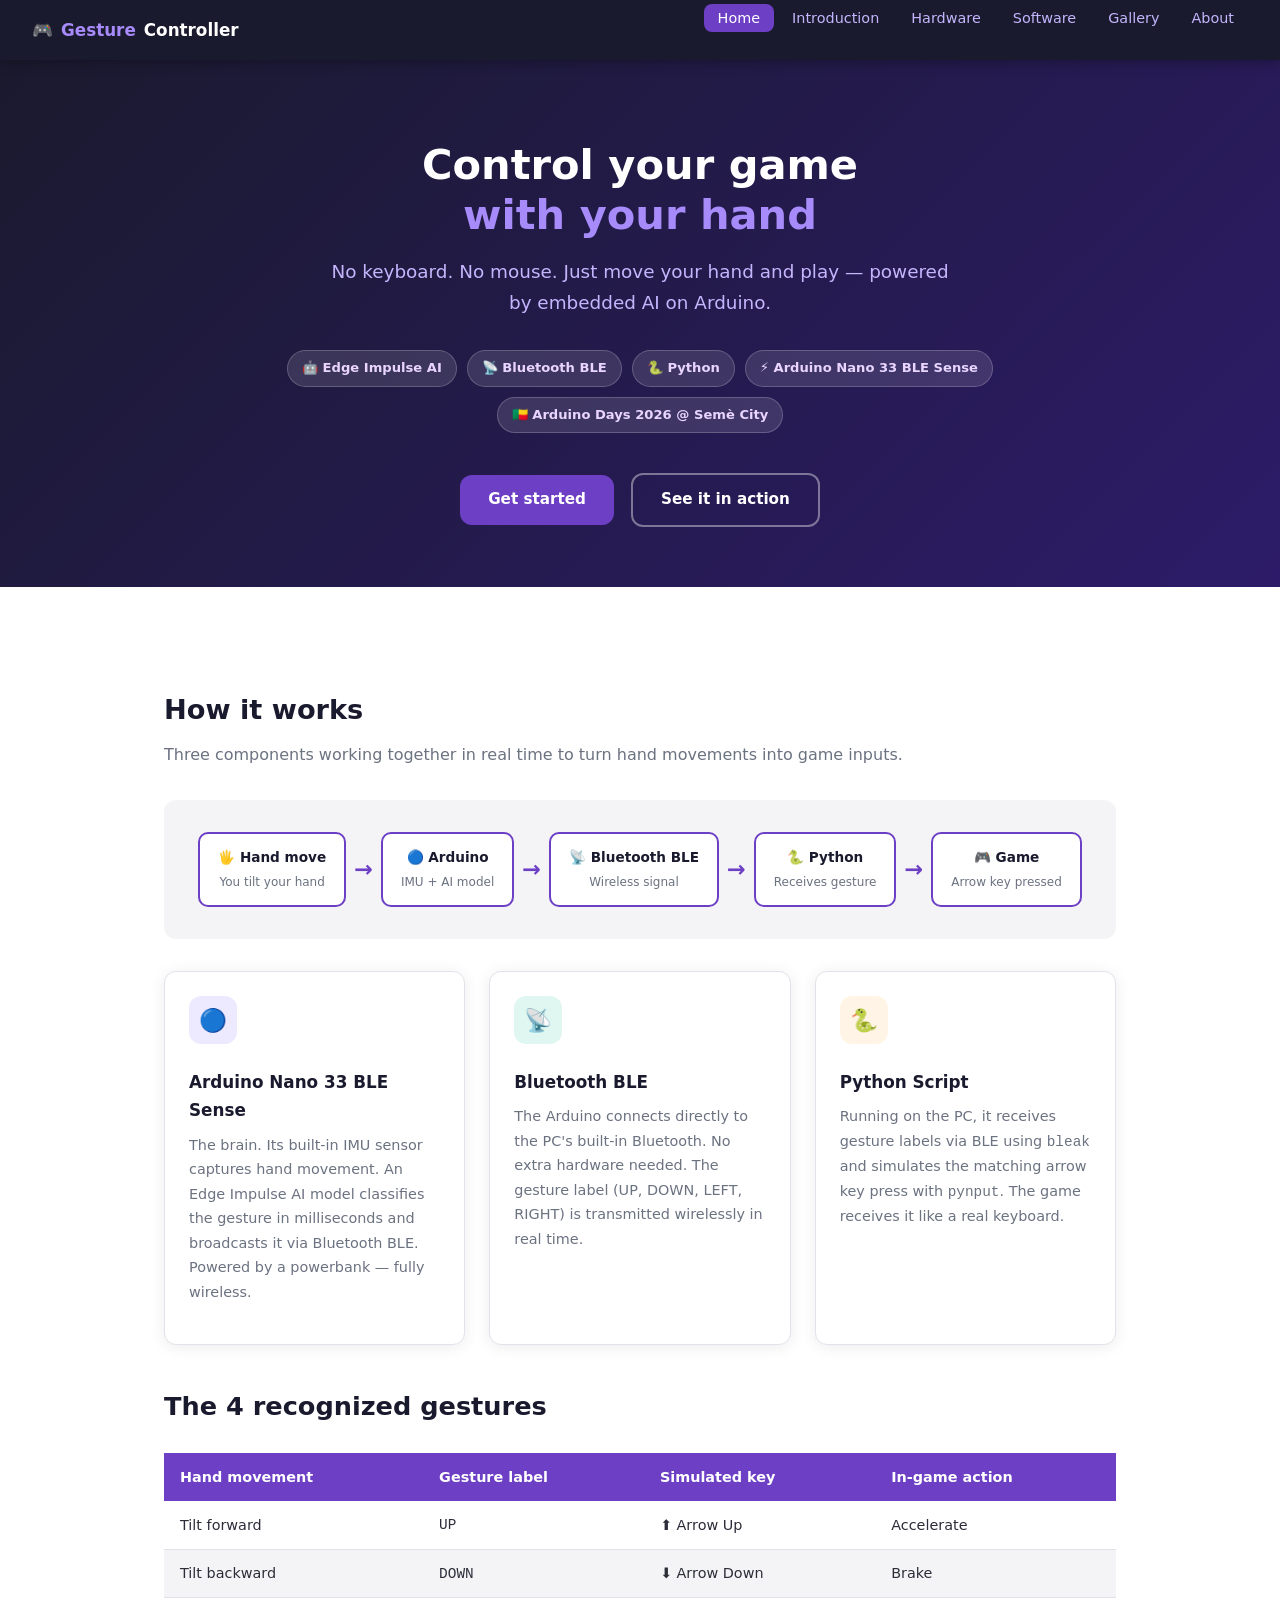
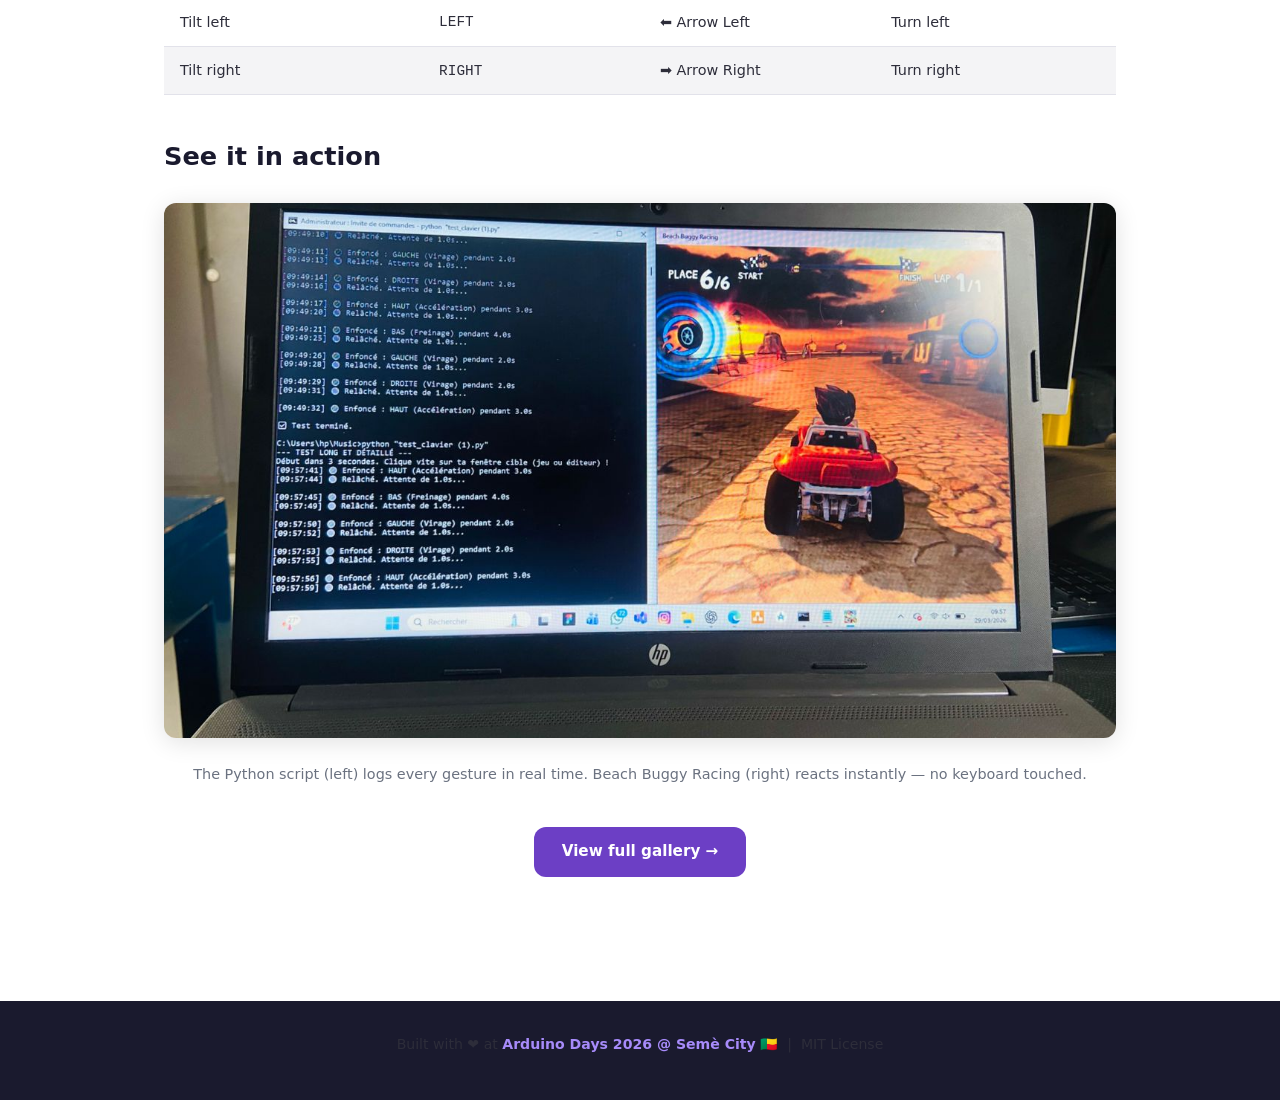
<file: index.html>
<!DOCTYPE html>
<html lang="en">
<head>
  <meta charset="UTF-8"/>
  <meta name="viewport" content="width=device-width, initial-scale=1.0"/>
  <title>Gesture Game Controller — Arduino Days 2026</title>
  <link rel="stylesheet" href="assets/css/style.css"/>
</head>
<body>

<nav>
  <a class="nav-brand" href="index.html">🎮 <span>Gesture</span>Controller</a>
  <button class="hamburger" aria-label="Menu">
    <span></span><span></span><span></span>
  </button>
  <ul class="nav-links">
    <li><a href="index.html">Home</a></li>
    <li><a href="introduction.html">Introduction</a></li>
    <li><a href="hardware.html">Hardware</a></li>
    <li><a href="software.html">Software</a></li>
    <li><a href="gallery.html">Gallery</a></li>
    <li><a href="about.html">About</a></li>
  </ul>
</nav>

<!-- HERO -->
<section class="hero">
  <div class="container">
    <h1>Control your game<br><span>with your hand</span></h1>
    <p>No keyboard. No mouse. Just move your hand and play — powered by embedded AI on Arduino.</p>
    <div class="hero-badges">
      <span class="badge">🤖 Edge Impulse AI</span>
      <span class="badge">📡 Bluetooth BLE</span>
      <span class="badge">🐍 Python</span>
      <span class="badge">⚡ Arduino Nano 33 BLE Sense</span>
      <span class="badge">🇧🇯 Arduino Days 2026 @ Semè City</span>
    </div>
    <a class="btn btn-primary" href="introduction.html">Get started</a>
    <a class="btn btn-outline" href="gallery.html">See it in action</a>
  </div>
</section>

<!-- HOW IT WORKS -->
<section class="page-content">
  <div class="container">

    <h2 class="section-title">How it works</h2>
    <p class="section-sub">Three components working together in real time to turn hand movements into game inputs.</p>

    <div class="pipeline">
      <div class="pipe-step">🖐️ Hand move<small>You tilt your hand</small></div>
      <div class="pipe-arrow">→</div>
      <div class="pipe-step">🔵 Arduino<small>IMU + AI model</small></div>
      <div class="pipe-arrow">→</div>
      <div class="pipe-step">📡 Bluetooth BLE<small>Wireless signal</small></div>
      <div class="pipe-arrow">→</div>
      <div class="pipe-step">🐍 Python<small>Receives gesture</small></div>
      <div class="pipe-arrow">→</div>
      <div class="pipe-step">🎮 Game<small>Arrow key pressed</small></div>
    </div>

    <!-- 3 CARDS -->
    <div class="cards">
      <div class="card">
        <div class="card-icon purple">🔵</div>
        <h3>Arduino Nano 33 BLE Sense</h3>
        <p>The brain. Its built-in IMU sensor captures hand movement. An Edge Impulse AI model classifies the gesture in milliseconds and broadcasts it via Bluetooth BLE. Powered by a powerbank — fully wireless.</p>
      </div>
      <div class="card">
        <div class="card-icon teal">📡</div>
        <h3>Bluetooth BLE</h3>
        <p>The Arduino connects directly to the PC's built-in Bluetooth. No extra hardware needed. The gesture label (UP, DOWN, LEFT, RIGHT) is transmitted wirelessly in real time.</p>
      </div>
      <div class="card">
        <div class="card-icon orange">🐍</div>
        <h3>Python Script</h3>
        <p>Running on the PC, it receives gesture labels via BLE using <code>bleak</code> and simulates the matching arrow key press with <code>pynput</code>. The game receives it like a real keyboard.</p>
      </div>
    </div>

    <!-- GESTURE TABLE -->
    <h2>The 4 recognized gestures</h2>
    <table>
      <thead>
        <tr><th>Hand movement</th><th>Gesture label</th><th>Simulated key</th><th>In-game action</th></tr>
      </thead>
      <tbody>
        <tr><td>Tilt forward</td><td><code>UP</code></td><td>⬆ Arrow Up</td><td>Accelerate</td></tr>
        <tr><td>Tilt backward</td><td><code>DOWN</code></td><td>⬇ Arrow Down</td><td>Brake</td></tr>
        <tr><td>Tilt left</td><td><code>LEFT</code></td><td>⬅ Arrow Left</td><td>Turn left</td></tr>
        <tr><td>Tilt right</td><td><code>RIGHT</code></td><td>➡ Arrow Right</td><td>Turn right</td></tr>
      </tbody>
    </table>

    <!-- DEMO PHOTO -->
    <h2>See it in action</h2>
    <div style="border-radius:12px;overflow:hidden;box-shadow:0 4px 24px rgba(0,0,0,0.12);margin:1.5rem 0;">
      <img src="images/demo-1.jpg" alt="Gesture Game Controller controlling Beach Buggy Racing" style="width:100%;display:block;"/>
    </div>
    <p style="color:#6b7280;font-size:0.9rem;text-align:center;">The Python script (left) logs every gesture in real time. Beach Buggy Racing (right) reacts instantly — no keyboard touched.</p>

    <div style="text-align:center;margin-top:2.5rem;">
      <a class="btn btn-primary" href="gallery.html">View full gallery →</a>
    </div>

  </div>
</section>

<footer>
  <p>Built with ❤️ at <strong>Arduino Days 2026 @ Semè City</strong> 🇧🇯 &nbsp;|&nbsp; MIT License</p>
</footer>

<script src="assets/js/main.js"></script>
</body>
</html>
</file>
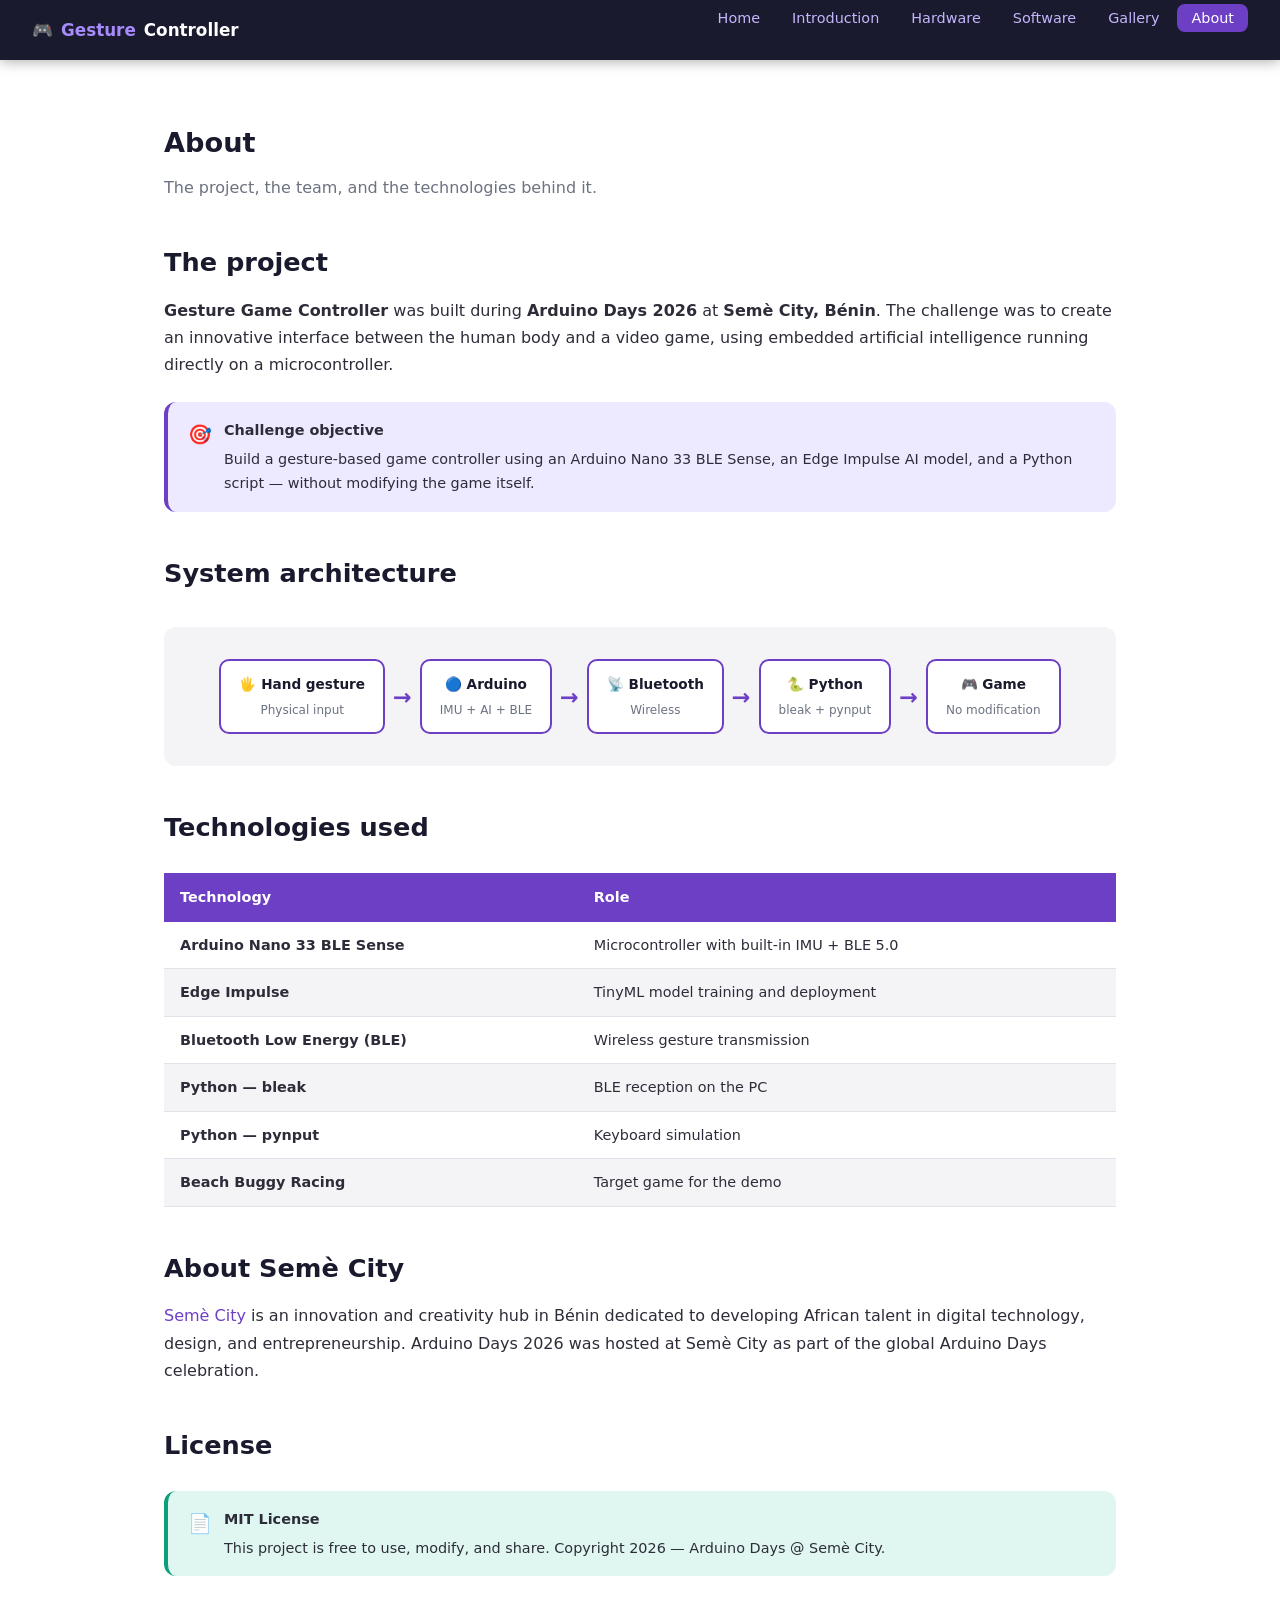
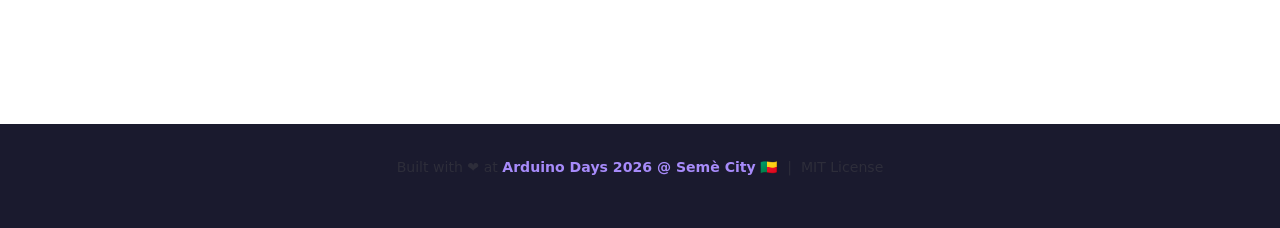
<file: about.html>
<!DOCTYPE html>
<html lang="en">
<head>
  <meta charset="UTF-8"/>
  <meta name="viewport" content="width=device-width, initial-scale=1.0"/>
  <title>About — Gesture Game Controller</title>
  <link rel="stylesheet" href="assets/css/style.css"/>
</head>
<body>

<nav>
  <a class="nav-brand" href="index.html">🎮 <span>Gesture</span>Controller</a>
  <button class="hamburger"><span></span><span></span><span></span></button>
  <ul class="nav-links">
    <li><a href="index.html">Home</a></li>
    <li><a href="introduction.html">Introduction</a></li>
    <li><a href="hardware.html">Hardware</a></li>
    <li><a href="software.html">Software</a></li>
    <li><a href="gallery.html">Gallery</a></li>
    <li><a href="about.html">About</a></li>
  </ul>
</nav>

<section class="page-content">
  <div class="container">

    <h1 class="section-title">About</h1>
    <p class="section-sub">The project, the team, and the technologies behind it.</p>

    <h2>The project</h2>
    <p><strong>Gesture Game Controller</strong> was built during <strong>Arduino Days 2026</strong> at <strong>Semè City, Bénin</strong>. The challenge was to create an innovative interface between the human body and a video game, using embedded artificial intelligence running directly on a microcontroller.</p>

    <div class="callout tip">
      <div class="callout-icon">🎯</div>
      <div class="callout-body">
        <strong>Challenge objective</strong>
        <p>Build a gesture-based game controller using an Arduino Nano 33 BLE Sense, an Edge Impulse AI model, and a Python script — without modifying the game itself.</p>
      </div>
    </div>

    <h2>System architecture</h2>
    <div class="pipeline">
      <div class="pipe-step">🖐️ Hand gesture<small>Physical input</small></div>
      <div class="pipe-arrow">→</div>
      <div class="pipe-step">🔵 Arduino<small>IMU + AI + BLE</small></div>
      <div class="pipe-arrow">→</div>
      <div class="pipe-step">📡 Bluetooth<small>Wireless</small></div>
      <div class="pipe-arrow">→</div>
      <div class="pipe-step">🐍 Python<small>bleak + pynput</small></div>
      <div class="pipe-arrow">→</div>
      <div class="pipe-step">🎮 Game<small>No modification</small></div>
    </div>

    <h2>Technologies used</h2>
    <table>
      <thead><tr><th>Technology</th><th>Role</th></tr></thead>
      <tbody>
        <tr><td><strong>Arduino Nano 33 BLE Sense</strong></td><td>Microcontroller with built-in IMU + BLE 5.0</td></tr>
        <tr><td><strong>Edge Impulse</strong></td><td>TinyML model training and deployment</td></tr>
        <tr><td><strong>Bluetooth Low Energy (BLE)</strong></td><td>Wireless gesture transmission</td></tr>
        <tr><td><strong>Python — bleak</strong></td><td>BLE reception on the PC</td></tr>
        <tr><td><strong>Python — pynput</strong></td><td>Keyboard simulation</td></tr>
        <tr><td><strong>Beach Buggy Racing</strong></td><td>Target game for the demo</td></tr>
      </tbody>
    </table>

    <h2>About Semè City</h2>
    <p><a href="https://semecity.bj" target="_blank">Semè City</a> is an innovation and creativity hub in Bénin dedicated to developing African talent in digital technology, design, and entrepreneurship. Arduino Days 2026 was hosted at Semè City as part of the global Arduino Days celebration.</p>

    <h2>License</h2>
    <div class="callout success">
      <div class="callout-icon">📄</div>
      <div class="callout-body">
        <strong>MIT License</strong>
        <p>This project is free to use, modify, and share. Copyright 2026 — Arduino Days @ Semè City.</p>
      </div>
    </div>

  </div>
</section>

<footer>
  <p>Built with ❤️ at <strong>Arduino Days 2026 @ Semè City</strong> 🇧🇯 &nbsp;|&nbsp; MIT License</p>
</footer>
<script src="assets/js/main.js"></script>
</body>
</html>
</file>
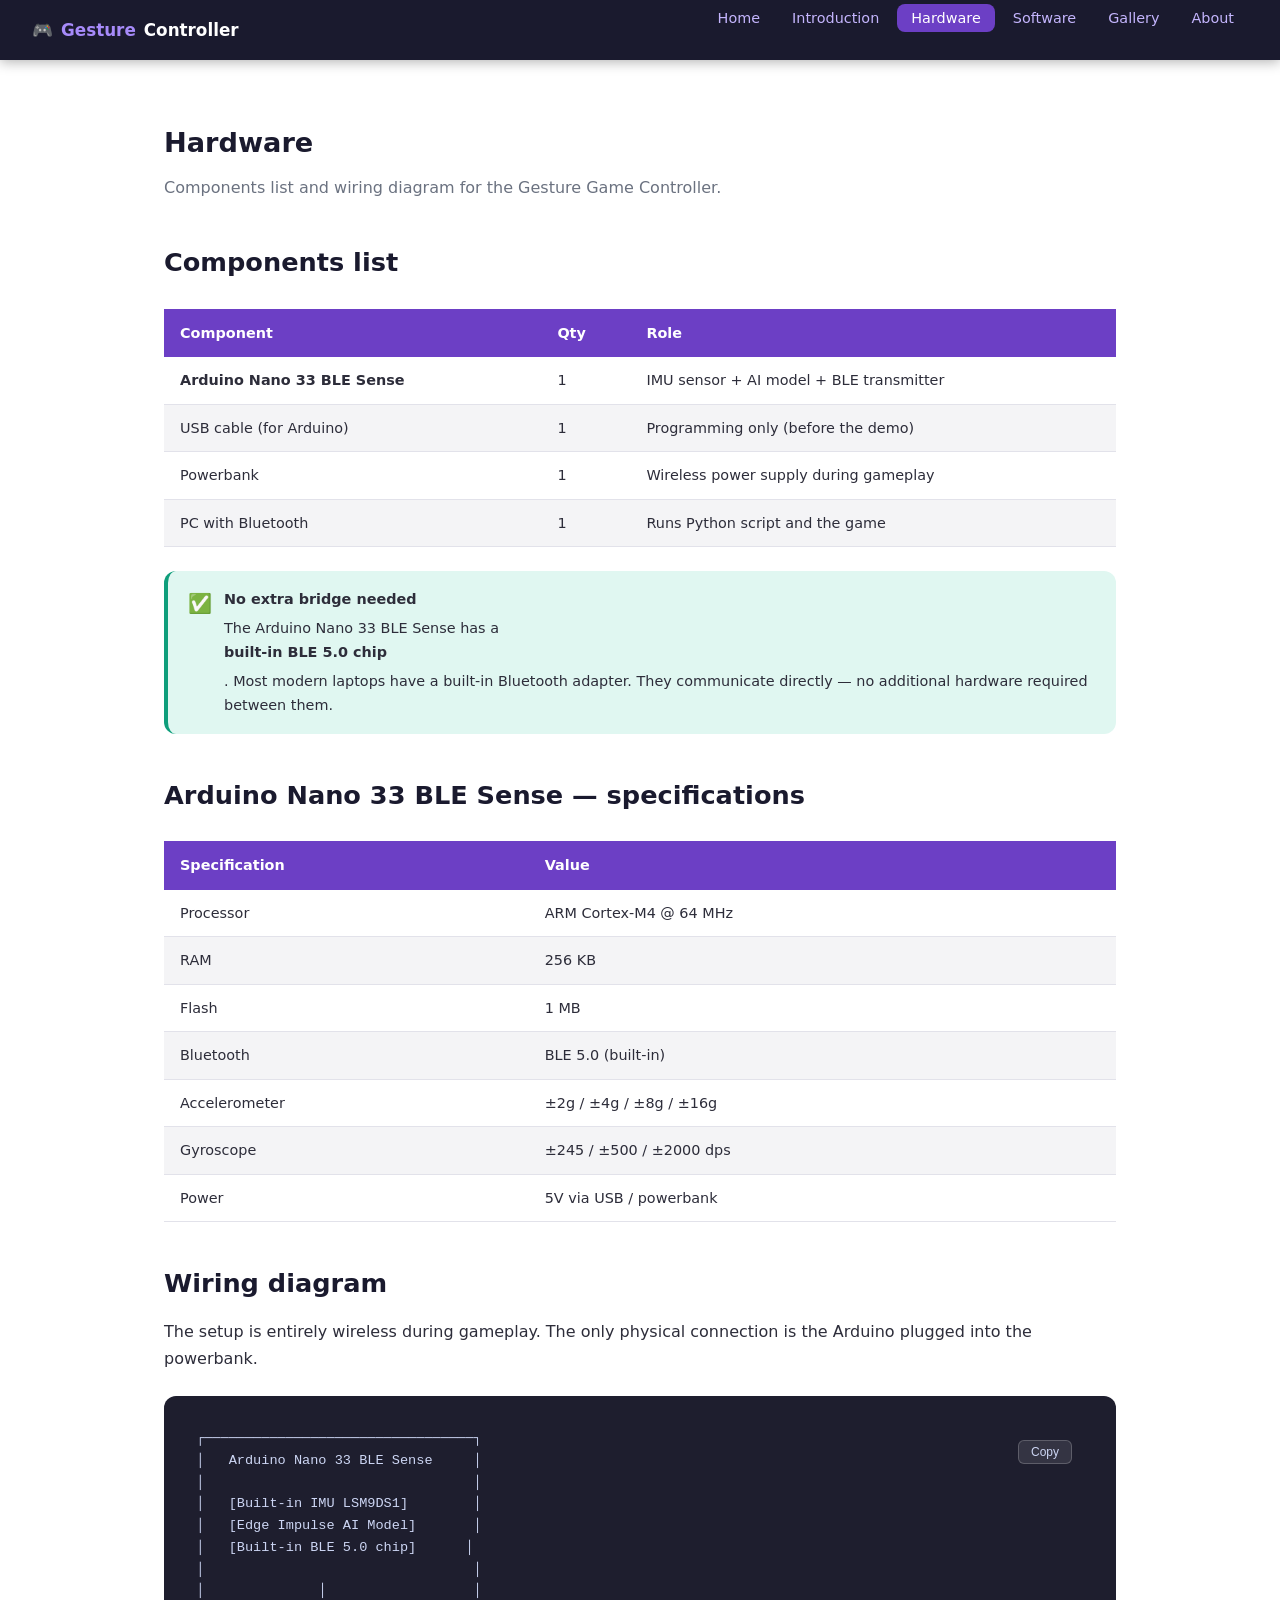
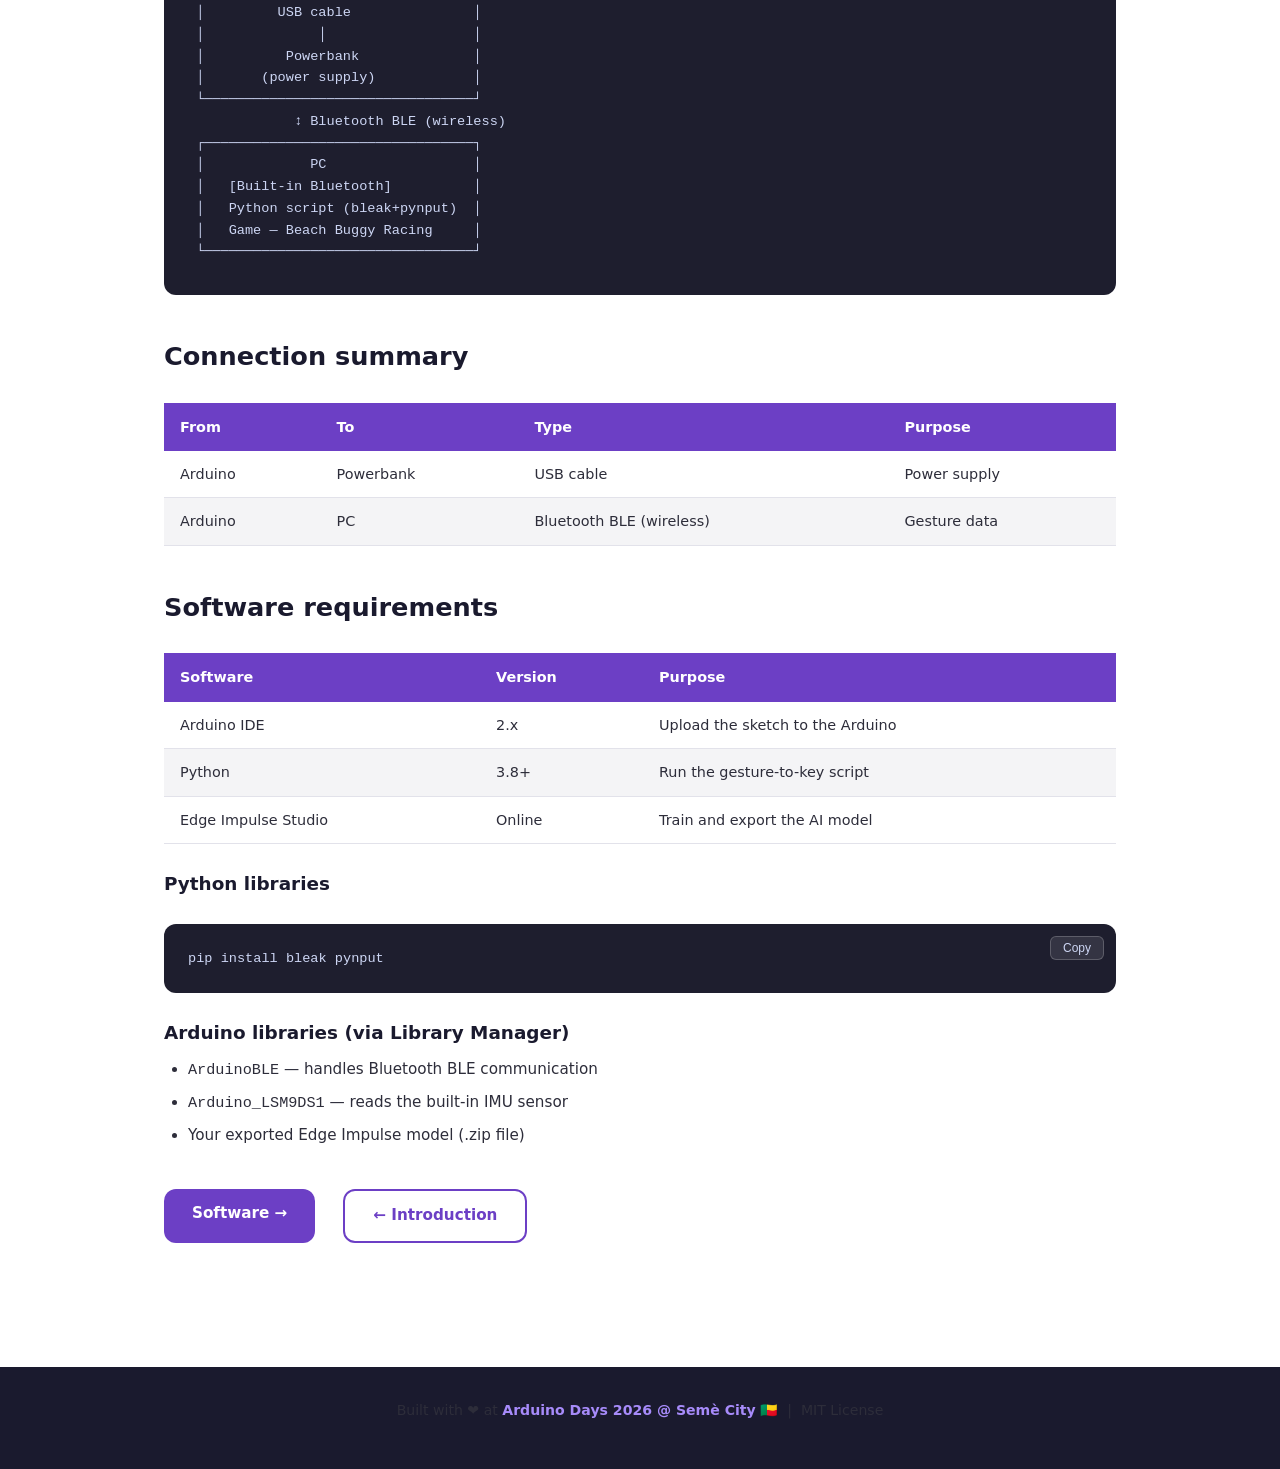
<file: hardware.html>
<!DOCTYPE html>
<html lang="en">
<head>
  <meta charset="UTF-8"/>
  <meta name="viewport" content="width=device-width, initial-scale=1.0"/>
  <title>Hardware — Gesture Game Controller</title>
  <link rel="stylesheet" href="assets/css/style.css"/>
</head>
<body>

<nav>
  <a class="nav-brand" href="index.html">🎮 <span>Gesture</span>Controller</a>
  <button class="hamburger"><span></span><span></span><span></span></button>
  <ul class="nav-links">
    <li><a href="index.html">Home</a></li>
    <li><a href="introduction.html">Introduction</a></li>
    <li><a href="hardware.html">Hardware</a></li>
    <li><a href="software.html">Software</a></li>
    <li><a href="gallery.html">Gallery</a></li>
    <li><a href="about.html">About</a></li>
  </ul>
</nav>

<section class="page-content">
  <div class="container">

    <h1 class="section-title">Hardware</h1>
    <p class="section-sub">Components list and wiring diagram for the Gesture Game Controller.</p>

    <h2>Components list</h2>

    <table>
      <thead>
        <tr><th>Component</th><th>Qty</th><th>Role</th></tr>
      </thead>
      <tbody>
        <tr><td><strong>Arduino Nano 33 BLE Sense</strong></td><td>1</td><td>IMU sensor + AI model + BLE transmitter</td></tr>
        <tr><td>USB cable (for Arduino)</td><td>1</td><td>Programming only (before the demo)</td></tr>
        <tr><td>Powerbank</td><td>1</td><td>Wireless power supply during gameplay</td></tr>
        <tr><td>PC with Bluetooth</td><td>1</td><td>Runs Python script and the game</td></tr>
      </tbody>
    </table>

    <div class="callout success">
      <div class="callout-icon">✅</div>
      <div class="callout-body">
        <strong>No extra bridge needed</strong>
        <p>The Arduino Nano 33 BLE Sense has a <strong>built-in BLE 5.0 chip</strong>. Most modern laptops have a built-in Bluetooth adapter. They communicate directly — no additional hardware required between them.</p>
      </div>
    </div>

    <h2>Arduino Nano 33 BLE Sense — specifications</h2>

    <table>
      <thead><tr><th>Specification</th><th>Value</th></tr></thead>
      <tbody>
        <tr><td>Processor</td><td>ARM Cortex-M4 @ 64 MHz</td></tr>
        <tr><td>RAM</td><td>256 KB</td></tr>
        <tr><td>Flash</td><td>1 MB</td></tr>
        <tr><td>Bluetooth</td><td>BLE 5.0 (built-in)</td></tr>
        <tr><td>Accelerometer</td><td>±2g / ±4g / ±8g / ±16g</td></tr>
        <tr><td>Gyroscope</td><td>±245 / ±500 / ±2000 dps</td></tr>
        <tr><td>Power</td><td>5V via USB / powerbank</td></tr>
      </tbody>
    </table>

    <h2>Wiring diagram</h2>
    <p>The setup is entirely wireless during gameplay. The only physical connection is the Arduino plugged into the powerbank.</p>

    <div style="background:#1e1e2e;border-radius:12px;padding:2rem;color:#cdd6f4;font-family:monospace;font-size:0.9rem;line-height:2;margin:1.5rem 0;">
      <pre style="background:transparent;padding:0;margin:0;box-shadow:none;border:none;"><code>┌─────────────────────────────────┐
│   Arduino Nano 33 BLE Sense     │
│                                 │
│   [Built-in IMU LSM9DS1]        │
│   [Edge Impulse AI Model]       │
│   [Built-in BLE 5.0 chip]      │
│                                 │
│              │                  │
│         USB cable               │
│              │                  │
│          Powerbank              │
│       (power supply)            │
└─────────────────────────────────┘
            ↕ Bluetooth BLE (wireless)
┌─────────────────────────────────┐
│             PC                  │
│   [Built-in Bluetooth]          │
│   Python script (bleak+pynput)  │
│   Game — Beach Buggy Racing     │
└─────────────────────────────────┘</code></pre>
    </div>

    <h2>Connection summary</h2>
    <table>
      <thead><tr><th>From</th><th>To</th><th>Type</th><th>Purpose</th></tr></thead>
      <tbody>
        <tr><td>Arduino</td><td>Powerbank</td><td>USB cable</td><td>Power supply</td></tr>
        <tr><td>Arduino</td><td>PC</td><td>Bluetooth BLE (wireless)</td><td>Gesture data</td></tr>
      </tbody>
    </table>

    <h2>Software requirements</h2>
    <table>
      <thead><tr><th>Software</th><th>Version</th><th>Purpose</th></tr></thead>
      <tbody>
        <tr><td>Arduino IDE</td><td>2.x</td><td>Upload the sketch to the Arduino</td></tr>
        <tr><td>Python</td><td>3.8+</td><td>Run the gesture-to-key script</td></tr>
        <tr><td>Edge Impulse Studio</td><td>Online</td><td>Train and export the AI model</td></tr>
      </tbody>
    </table>

    <h3>Python libraries</h3>
    <pre><code>pip install bleak pynput</code></pre>

    <h3>Arduino libraries (via Library Manager)</h3>
    <ul>
      <li><code>ArduinoBLE</code> — handles Bluetooth BLE communication</li>
      <li><code>Arduino_LSM9DS1</code> — reads the built-in IMU sensor</li>
      <li>Your exported Edge Impulse model (.zip file)</li>
    </ul>

    <div style="display:flex;gap:1rem;margin-top:2.5rem;flex-wrap:wrap;">
      <a class="btn btn-primary" href="software.html">Software →</a>
      <a class="btn btn-outline" style="color:var(--purple);border-color:var(--purple);" href="introduction.html">← Introduction</a>
    </div>

  </div>
</section>

<footer>
  <p>Built with ❤️ at <strong>Arduino Days 2026 @ Semè City</strong> 🇧🇯 &nbsp;|&nbsp; MIT License</p>
</footer>
<script src="assets/js/main.js"></script>
</body>
</html>
</file>
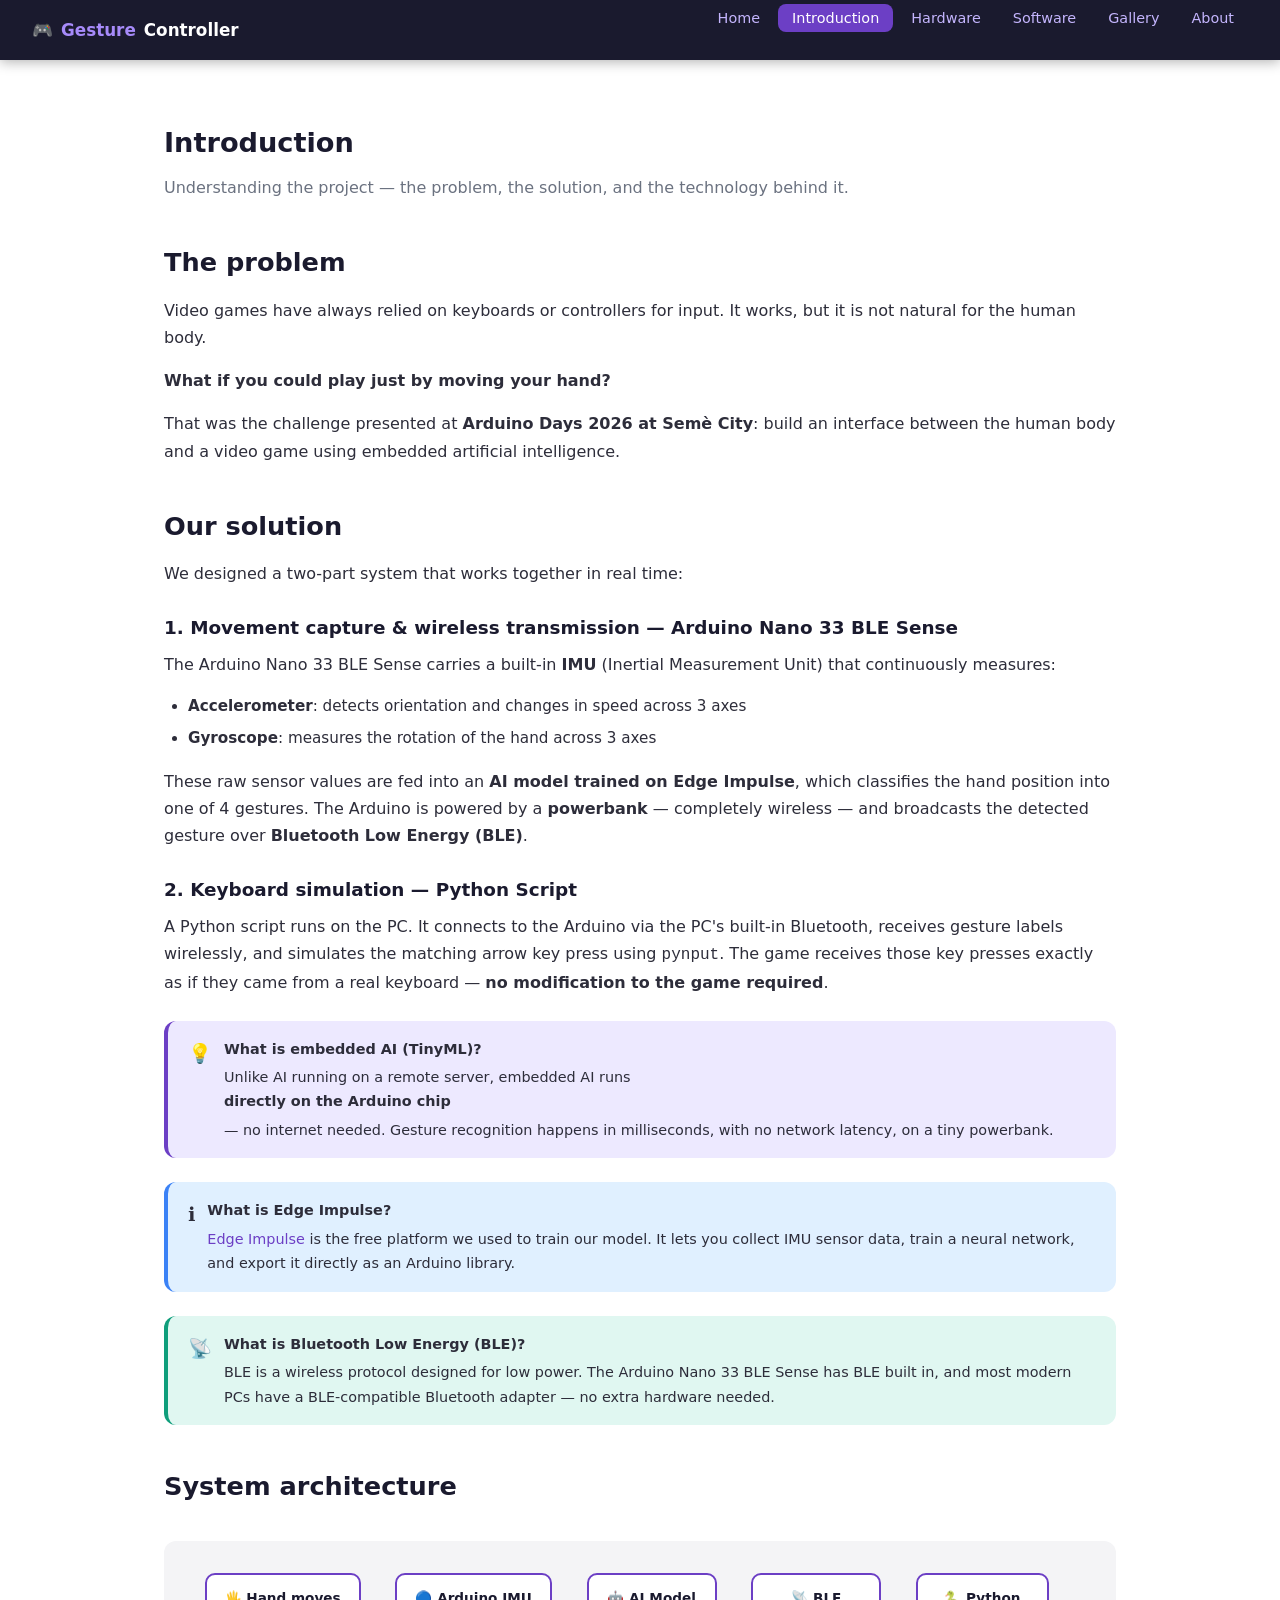
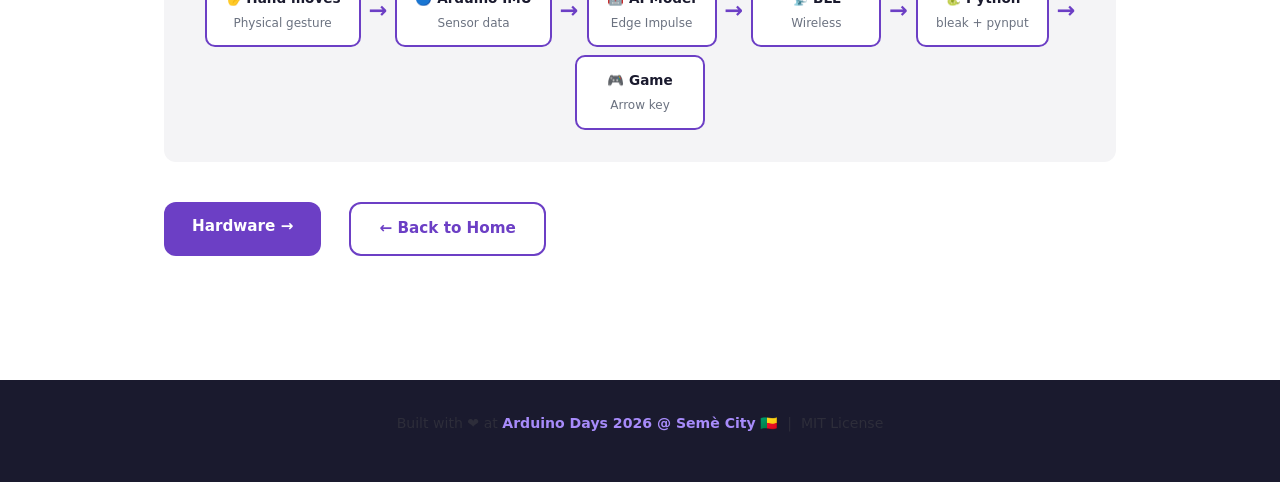
<file: introduction.html>
<!DOCTYPE html>
<html lang="en">
<head>
  <meta charset="UTF-8"/>
  <meta name="viewport" content="width=device-width, initial-scale=1.0"/>
  <title>Introduction — Gesture Game Controller</title>
  <link rel="stylesheet" href="assets/css/style.css"/>
</head>
<body>

<nav>
  <a class="nav-brand" href="index.html">🎮 <span>Gesture</span>Controller</a>
  <button class="hamburger"><span></span><span></span><span></span></button>
  <ul class="nav-links">
    <li><a href="index.html">Home</a></li>
    <li><a href="introduction.html">Introduction</a></li>
    <li><a href="hardware.html">Hardware</a></li>
    <li><a href="software.html">Software</a></li>
    <li><a href="gallery.html">Gallery</a></li>
    <li><a href="about.html">About</a></li>
  </ul>
</nav>

<section class="page-content">
  <div class="container">

    <h1 class="section-title">Introduction</h1>
    <p class="section-sub">Understanding the project — the problem, the solution, and the technology behind it.</p>

    <h2>The problem</h2>
    <p>Video games have always relied on keyboards or controllers for input. It works, but it is not natural for the human body.</p>
    <p><strong>What if you could play just by moving your hand?</strong></p>
    <p>That was the challenge presented at <strong>Arduino Days 2026 at Semè City</strong>: build an interface between the human body and a video game using embedded artificial intelligence.</p>

    <h2>Our solution</h2>
    <p>We designed a two-part system that works together in real time:</p>

    <h3>1. Movement capture &amp; wireless transmission — Arduino Nano 33 BLE Sense</h3>
    <p>The Arduino Nano 33 BLE Sense carries a built-in <strong>IMU</strong> (Inertial Measurement Unit) that continuously measures:</p>
    <ul>
      <li><strong>Accelerometer</strong>: detects orientation and changes in speed across 3 axes</li>
      <li><strong>Gyroscope</strong>: measures the rotation of the hand across 3 axes</li>
    </ul>
    <p>These raw sensor values are fed into an <strong>AI model trained on Edge Impulse</strong>, which classifies the hand position into one of 4 gestures. The Arduino is powered by a <strong>powerbank</strong> — completely wireless — and broadcasts the detected gesture over <strong>Bluetooth Low Energy (BLE)</strong>.</p>

    <h3>2. Keyboard simulation — Python Script</h3>
    <p>A Python script runs on the PC. It connects to the Arduino via the PC's built-in Bluetooth, receives gesture labels wirelessly, and simulates the matching arrow key press using <code>pynput</code>. The game receives those key presses exactly as if they came from a real keyboard — <strong>no modification to the game required</strong>.</p>

    <div class="callout tip">
      <div class="callout-icon">💡</div>
      <div class="callout-body">
        <strong>What is embedded AI (TinyML)?</strong>
        <p>Unlike AI running on a remote server, embedded AI runs <strong>directly on the Arduino chip</strong> — no internet needed. Gesture recognition happens in milliseconds, with no network latency, on a tiny powerbank.</p>
      </div>
    </div>

    <div class="callout info">
      <div class="callout-icon">ℹ️</div>
      <div class="callout-body">
        <strong>What is Edge Impulse?</strong>
        <p><a href="https://edgeimpulse.com" target="_blank">Edge Impulse</a> is the free platform we used to train our model. It lets you collect IMU sensor data, train a neural network, and export it directly as an Arduino library.</p>
      </div>
    </div>

    <div class="callout success">
      <div class="callout-icon">📡</div>
      <div class="callout-body">
        <strong>What is Bluetooth Low Energy (BLE)?</strong>
        <p>BLE is a wireless protocol designed for low power. The Arduino Nano 33 BLE Sense has BLE built in, and most modern PCs have a BLE-compatible Bluetooth adapter — no extra hardware needed.</p>
      </div>
    </div>

    <h2>System architecture</h2>
    <div class="pipeline">
      <div class="pipe-step">🖐️ Hand moves<small>Physical gesture</small></div>
      <div class="pipe-arrow">→</div>
      <div class="pipe-step">🔵 Arduino IMU<small>Sensor data</small></div>
      <div class="pipe-arrow">→</div>
      <div class="pipe-step">🤖 AI Model<small>Edge Impulse</small></div>
      <div class="pipe-arrow">→</div>
      <div class="pipe-step">📡 BLE<small>Wireless</small></div>
      <div class="pipe-arrow">→</div>
      <div class="pipe-step">🐍 Python<small>bleak + pynput</small></div>
      <div class="pipe-arrow">→</div>
      <div class="pipe-step">🎮 Game<small>Arrow key</small></div>
    </div>

    <div style="display:flex;gap:1rem;margin-top:2.5rem;flex-wrap:wrap;">
      <a class="btn btn-primary" href="hardware.html">Hardware →</a>
      <a class="btn btn-outline" style="color:var(--purple);border-color:var(--purple);" href="index.html">← Back to Home</a>
    </div>

  </div>
</section>

<footer>
  <p>Built with ❤️ at <strong>Arduino Days 2026 @ Semè City</strong> 🇧🇯 &nbsp;|&nbsp; MIT License</p>
</footer>
<script src="assets/js/main.js"></script>
</body>
</html>
</file>
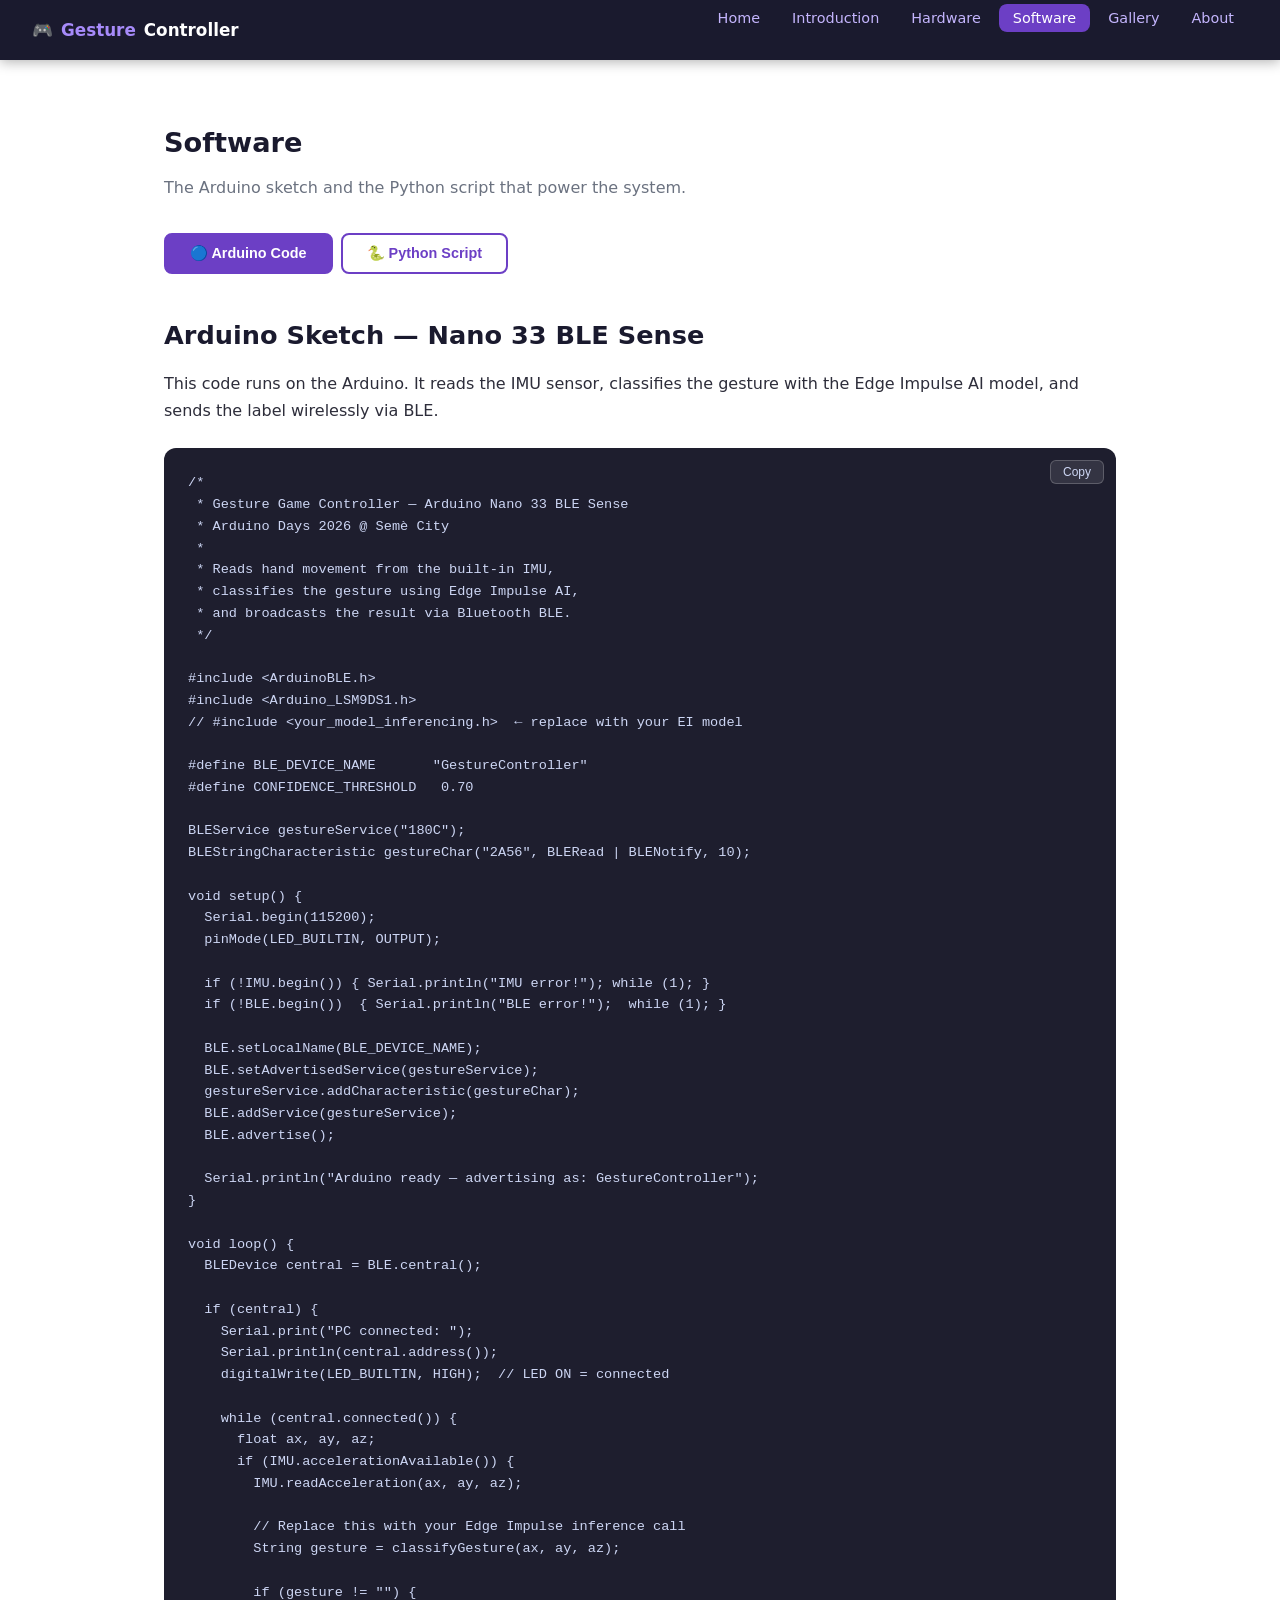
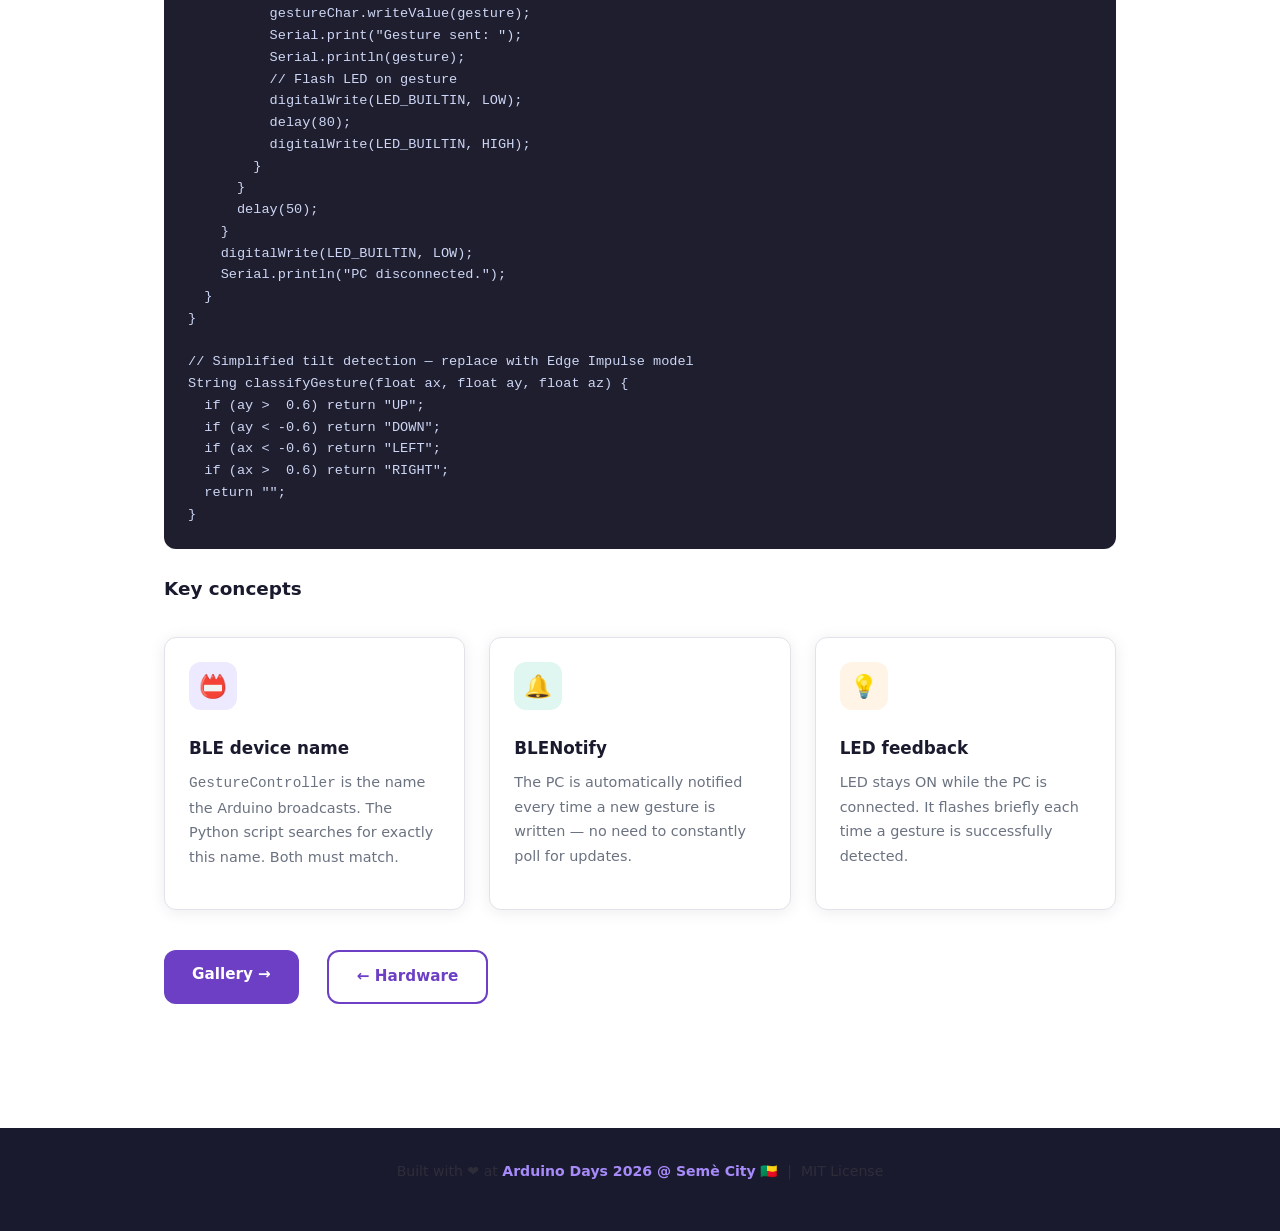
<file: software.html>
<!DOCTYPE html>
<html lang="en">
<head>
  <meta charset="UTF-8"/>
  <meta name="viewport" content="width=device-width, initial-scale=1.0"/>
  <title>Software — Gesture Game Controller</title>
  <link rel="stylesheet" href="assets/css/style.css"/>
</head>
<body>

<nav>
  <a class="nav-brand" href="index.html">🎮 <span>Gesture</span>Controller</a>
  <button class="hamburger"><span></span><span></span><span></span></button>
  <ul class="nav-links">
    <li><a href="index.html">Home</a></li>
    <li><a href="introduction.html">Introduction</a></li>
    <li><a href="hardware.html">Hardware</a></li>
    <li><a href="software.html">Software</a></li>
    <li><a href="gallery.html">Gallery</a></li>
    <li><a href="about.html">About</a></li>
  </ul>
</nav>

<section class="page-content">
  <div class="container">

    <h1 class="section-title">Software</h1>
    <p class="section-sub">The Arduino sketch and the Python script that power the system.</p>

    <!-- TAB SWITCHER -->
    <div style="display:flex;gap:8px;margin:2rem 0 1rem;">
      <button onclick="showTab('arduino')" id="tab-arduino"
        style="padding:10px 24px;border-radius:8px;border:2px solid var(--purple);background:var(--purple);color:#fff;font-weight:700;cursor:pointer;font-size:0.9rem;">
        🔵 Arduino Code
      </button>
      <button onclick="showTab('python')" id="tab-python"
        style="padding:10px 24px;border-radius:8px;border:2px solid var(--purple);background:transparent;color:var(--purple);font-weight:700;cursor:pointer;font-size:0.9rem;">
        🐍 Python Script
      </button>
    </div>

    <!-- ARDUINO TAB -->
    <div id="tab-content-arduino">

      <h2>Arduino Sketch — Nano 33 BLE Sense</h2>
      <p>This code runs on the Arduino. It reads the IMU sensor, classifies the gesture with the Edge Impulse AI model, and sends the label wirelessly via BLE.</p>

      <pre><code>/*
 * Gesture Game Controller — Arduino Nano 33 BLE Sense
 * Arduino Days 2026 @ Semè City
 *
 * Reads hand movement from the built-in IMU,
 * classifies the gesture using Edge Impulse AI,
 * and broadcasts the result via Bluetooth BLE.
 */

#include &lt;ArduinoBLE.h&gt;
#include &lt;Arduino_LSM9DS1.h&gt;
// #include &lt;your_model_inferencing.h&gt;  ← replace with your EI model

#define BLE_DEVICE_NAME       "GestureController"
#define CONFIDENCE_THRESHOLD   0.70

BLEService gestureService("180C");
BLEStringCharacteristic gestureChar("2A56", BLERead | BLENotify, 10);

void setup() {
  Serial.begin(115200);
  pinMode(LED_BUILTIN, OUTPUT);

  if (!IMU.begin()) { Serial.println("IMU error!"); while (1); }
  if (!BLE.begin())  { Serial.println("BLE error!");  while (1); }

  BLE.setLocalName(BLE_DEVICE_NAME);
  BLE.setAdvertisedService(gestureService);
  gestureService.addCharacteristic(gestureChar);
  BLE.addService(gestureService);
  BLE.advertise();

  Serial.println("Arduino ready — advertising as: GestureController");
}

void loop() {
  BLEDevice central = BLE.central();

  if (central) {
    Serial.print("PC connected: ");
    Serial.println(central.address());
    digitalWrite(LED_BUILTIN, HIGH);  // LED ON = connected

    while (central.connected()) {
      float ax, ay, az;
      if (IMU.accelerationAvailable()) {
        IMU.readAcceleration(ax, ay, az);

        // Replace this with your Edge Impulse inference call
        String gesture = classifyGesture(ax, ay, az);

        if (gesture != "") {
          gestureChar.writeValue(gesture);
          Serial.print("Gesture sent: ");
          Serial.println(gesture);
          // Flash LED on gesture
          digitalWrite(LED_BUILTIN, LOW);
          delay(80);
          digitalWrite(LED_BUILTIN, HIGH);
        }
      }
      delay(50);
    }
    digitalWrite(LED_BUILTIN, LOW);
    Serial.println("PC disconnected.");
  }
}

// Simplified tilt detection — replace with Edge Impulse model
String classifyGesture(float ax, float ay, float az) {
  if (ay &gt;  0.6) return "UP";
  if (ay &lt; -0.6) return "DOWN";
  if (ax &lt; -0.6) return "LEFT";
  if (ax &gt;  0.6) return "RIGHT";
  return "";
}</code></pre>

      <h3>Key concepts</h3>
      <div class="cards">
        <div class="card">
          <div class="card-icon purple">📛</div>
          <h3>BLE device name</h3>
          <p><code>GestureController</code> is the name the Arduino broadcasts. The Python script searches for exactly this name. Both must match.</p>
        </div>
        <div class="card">
          <div class="card-icon teal">🔔</div>
          <h3>BLENotify</h3>
          <p>The PC is automatically notified every time a new gesture is written — no need to constantly poll for updates.</p>
        </div>
        <div class="card">
          <div class="card-icon orange">💡</div>
          <h3>LED feedback</h3>
          <p>LED stays ON while the PC is connected. It flashes briefly each time a gesture is successfully detected.</p>
        </div>
      </div>

    </div>

    <!-- PYTHON TAB -->
    <div id="tab-content-python" style="display:none;">

      <h2>Python Script</h2>
      <p>This script runs on the PC. It connects to the Arduino via Bluetooth BLE, receives gesture labels wirelessly, and simulates the matching arrow key press.</p>

      <pre><code>"""
Gesture Game Controller — Python Script
Arduino Days 2026 @ Semè City

Connects to Arduino via Bluetooth BLE,
receives gesture labels, simulates arrow key presses.
"""

import asyncio
from bleak import BleakScanner, BleakClient
from pynput.keyboard import Key, Controller

# Must match the Arduino BLE device name exactly
BLE_DEVICE_NAME   = "GestureController"
GESTURE_CHAR_UUID = "00002a56-0000-1000-8000-00805f9b34fb"

GESTURE_MAP = {
    "UP":    Key.up,
    "DOWN":  Key.down,
    "LEFT":  Key.left,
    "RIGHT": Key.right,
}

keyboard = Controller()

def simulate_key(gesture: str):
    """Press and release the arrow key matching the gesture."""
    key = GESTURE_MAP.get(gesture.strip())
    if key:
        keyboard.press(key)
        asyncio.get_event_loop().call_later(0.05, keyboard.release, key)
        print(f"Key pressed: {gesture} → {key}")

def on_gesture_received(sender, data: bytearray):
    """Called automatically every time the Arduino sends a gesture."""
    gesture = data.decode("utf-8").strip()
    if gesture in GESTURE_MAP:
        simulate_key(gesture)

async def main():
    print(f"Scanning for '{BLE_DEVICE_NAME}' via Bluetooth...")
    device = await BleakScanner.find_device_by_name(BLE_DEVICE_NAME)
    if device is None:
        print("ERROR: Arduino not found.")
        print("Make sure the Arduino is powered on and Bluetooth is ON.")
        return

    print(f"Found! Connecting to {device.address}...")
    async with BleakClient(device) as client:
        print("Connected! Waiting for gestures...\n")
        await client.start_notify(GESTURE_CHAR_UUID, on_gesture_received)
        while client.is_connected:
            await asyncio.sleep(0.1)

if __name__ == "__main__":
    asyncio.run(main())</code></pre>

      <h3>How to run</h3>
      <div class="steps">
        <div class="step">
          <div class="step-num">1</div>
          <div class="step-body">
            <h3>Install dependencies</h3>
            <pre><code>pip install bleak pynput</code></pre>
          </div>
        </div>
        <div class="step">
          <div class="step-num">2</div>
          <div class="step-body">
            <h3>Enable Bluetooth on your PC</h3>
            <p>Make sure Bluetooth is turned ON in your PC settings before running the script.</p>
          </div>
        </div>
        <div class="step">
          <div class="step-num">3</div>
          <div class="step-body">
            <h3>Power on the Arduino</h3>
            <p>Plug the Arduino into the powerbank. The LED lights up when the PC connects.</p>
          </div>
        </div>
        <div class="step">
          <div class="step-num">4</div>
          <div class="step-body">
            <h3>Run the script</h3>
            <pre><code>python gesture_controller.py</code></pre>
          </div>
        </div>
        <div class="step">
          <div class="step-num">5</div>
          <div class="step-body">
            <h3>Open the game and play!</h3>
            <p>Open any arrow-key game (Beach Buggy Racing, etc.) and move your hand. 🎮</p>
          </div>
        </div>
      </div>

      <h3>Gesture-to-key mapping</h3>
      <table>
        <thead><tr><th>BLE message</th><th>Simulated key</th><th>Game action</th></tr></thead>
        <tbody>
          <tr><td><code>UP</code></td><td>⬆ Arrow Up</td><td>Accelerate</td></tr>
          <tr><td><code>DOWN</code></td><td>⬇ Arrow Down</td><td>Brake</td></tr>
          <tr><td><code>LEFT</code></td><td>⬅ Arrow Left</td><td>Turn left</td></tr>
          <tr><td><code>RIGHT</code></td><td>➡ Arrow Right</td><td>Turn right</td></tr>
        </tbody>
      </table>

    </div>

    <div style="display:flex;gap:1rem;margin-top:2.5rem;flex-wrap:wrap;">
      <a class="btn btn-primary" href="gallery.html">Gallery →</a>
      <a class="btn btn-outline" style="color:var(--purple);border-color:var(--purple);" href="hardware.html">← Hardware</a>
    </div>

  </div>
</section>

<footer>
  <p>Built with ❤️ at <strong>Arduino Days 2026 @ Semè City</strong> 🇧🇯 &nbsp;|&nbsp; MIT License</p>
</footer>

<script src="assets/js/main.js"></script>
<script>
function showTab(name) {
  ['arduino','python'].forEach(t => {
    document.getElementById('tab-content-' + t).style.display = (t === name) ? 'block' : 'none';
    const btn = document.getElementById('tab-' + t);
    if (t === name) {
      btn.style.background = 'var(--purple)';
      btn.style.color = '#fff';
    } else {
      btn.style.background = 'transparent';
      btn.style.color = 'var(--purple)';
    }
  });
}
</script>
</body>
</html>
</file>
<file: assets/css/style.css>
:root {
  --purple: #6c3fc5;
  --purple-light: #ede9ff;
  --teal: #0f9e7b;
  --teal-light: #e0f7f1;
  --dark: #1a1a2e;
  --gray: #f4f4f6;
  --text: #2d2d3a;
  --text-muted: #6b7280;
  --border: #e2e2ea;
  --white: #ffffff;
  --radius: 12px;
  --shadow: 0 2px 16px rgba(0,0,0,0.08);
}

* { margin: 0; padding: 0; box-sizing: border-box; }

body {
  font-family: 'Segoe UI', system-ui, sans-serif;
  font-size: 16px;
  color: var(--text);
  background: var(--white);
  line-height: 1.7;
}

/* ── NAV ── */
nav {
  background: var(--dark);
  position: sticky;
  top: 0;
  z-index: 100;
  display: flex;
  align-items: center;
  justify-content: space-between;
  padding: 0 2rem;
  height: 60px;
  box-shadow: 0 2px 12px rgba(0,0,0,0.3);
}

.nav-brand {
  color: #fff;
  font-weight: 700;
  font-size: 1.05rem;
  text-decoration: none;
  display: flex;
  align-items: center;
  gap: 8px;
}

.nav-brand span { color: #a78bfa; }

.nav-links {
  display: flex;
  gap: 4px;
  list-style: none;
}

.nav-links a {
  color: #c4b5fd;
  text-decoration: none;
  padding: 6px 14px;
  border-radius: 8px;
  font-size: 0.9rem;
  transition: background 0.2s, color 0.2s;
}

.nav-links a:hover,
.nav-links a.active {
  background: var(--purple);
  color: #fff;
}

.hamburger {
  display: none;
  flex-direction: column;
  gap: 5px;
  cursor: pointer;
  background: none;
  border: none;
  padding: 4px;
}

.hamburger span {
  display: block;
  width: 24px;
  height: 2px;
  background: #fff;
  border-radius: 2px;
  transition: all 0.3s;
}

/* ── HERO ── */
.hero {
  background: linear-gradient(135deg, var(--dark) 0%, #2d1b69 100%);
  color: #fff;
  padding: 80px 2rem 60px;
  text-align: center;
}

.hero h1 {
  font-size: 2.6rem;
  font-weight: 800;
  margin-bottom: 1rem;
  line-height: 1.2;
}

.hero h1 span { color: #a78bfa; }

.hero p {
  font-size: 1.15rem;
  color: #c4b5fd;
  max-width: 620px;
  margin: 0 auto 2rem;
}

.hero-badges {
  display: flex;
  gap: 10px;
  justify-content: center;
  flex-wrap: wrap;
  margin-bottom: 2.5rem;
}

.badge {
  background: rgba(255,255,255,0.12);
  color: #e9d5ff;
  border: 1px solid rgba(255,255,255,0.2);
  padding: 6px 14px;
  border-radius: 20px;
  font-size: 0.82rem;
  font-weight: 600;
}

.btn {
  display: inline-block;
  padding: 12px 28px;
  border-radius: var(--radius);
  font-weight: 700;
  font-size: 0.95rem;
  text-decoration: none;
  transition: transform 0.15s, box-shadow 0.15s;
}

.btn:hover { transform: translateY(-2px); box-shadow: 0 6px 20px rgba(0,0,0,0.25); }

.btn-primary { background: var(--purple); color: #fff; }
.btn-outline { background: transparent; color: #fff; border: 2px solid rgba(255,255,255,0.4); margin-left: 12px; }

/* ── LAYOUT ── */
.container {
  max-width: 1000px;
  margin: 0 auto;
  padding: 0 1.5rem;
}

.page-content {
  padding: 60px 0;
}

/* ── CARDS ── */
.cards {
  display: grid;
  grid-template-columns: repeat(auto-fit, minmax(280px, 1fr));
  gap: 1.5rem;
  margin: 2rem 0;
}

.card {
  background: var(--white);
  border: 1px solid var(--border);
  border-radius: var(--radius);
  padding: 1.5rem;
  box-shadow: var(--shadow);
  transition: transform 0.2s, box-shadow 0.2s;
}

.card:hover { transform: translateY(-4px); box-shadow: 0 8px 24px rgba(0,0,0,0.12); }

.card-icon {
  width: 48px;
  height: 48px;
  border-radius: 12px;
  display: flex;
  align-items: center;
  justify-content: center;
  font-size: 1.4rem;
  margin-bottom: 1rem;
}

.card-icon.purple { background: var(--purple-light); }
.card-icon.teal   { background: var(--teal-light); }
.card-icon.orange { background: #fff4e5; }

.card h3 { font-size: 1.05rem; margin-bottom: 0.5rem; color: var(--dark); }
.card p  { font-size: 0.9rem; color: var(--text-muted); }

/* ── SECTION TITLES ── */
.section-title {
  font-size: 1.7rem;
  font-weight: 800;
  color: var(--dark);
  margin-bottom: 0.5rem;
}

.section-sub {
  color: var(--text-muted);
  margin-bottom: 2rem;
  font-size: 1rem;
}

/* ── PIPELINE ── */
.pipeline {
  background: var(--gray);
  border-radius: var(--radius);
  padding: 2rem;
  margin: 2rem 0;
  display: flex;
  align-items: center;
  justify-content: center;
  flex-wrap: wrap;
  gap: 0.5rem;
}

.pipe-step {
  background: var(--white);
  border: 2px solid var(--purple);
  border-radius: 10px;
  padding: 12px 18px;
  text-align: center;
  font-size: 0.85rem;
  font-weight: 600;
  color: var(--dark);
  min-width: 130px;
}

.pipe-step small { display: block; font-weight: 400; color: var(--text-muted); font-size: 0.75rem; margin-top: 3px; }
.pipe-arrow { font-size: 1.4rem; color: var(--purple); font-weight: 700; }

/* ── TABLE ── */
table {
  width: 100%;
  border-collapse: collapse;
  margin: 1.5rem 0;
  font-size: 0.9rem;
}

th {
  background: var(--purple);
  color: #fff;
  padding: 12px 16px;
  text-align: left;
  font-weight: 600;
}

td {
  padding: 11px 16px;
  border-bottom: 1px solid var(--border);
}

tr:nth-child(even) td { background: var(--gray); }
tr:hover td { background: var(--purple-light); }

/* ── CODE ── */
pre {
  background: #1e1e2e;
  color: #cdd6f4;
  padding: 1.5rem;
  border-radius: var(--radius);
  overflow-x: auto;
  font-size: 0.85rem;
  line-height: 1.6;
  margin: 1.5rem 0;
  position: relative;
}

code {
  font-family: 'Consolas', 'Fira Code', monospace;
}

.copy-btn {
  position: absolute;
  top: 12px;
  right: 12px;
  background: rgba(255,255,255,0.1);
  color: #cdd6f4;
  border: 1px solid rgba(255,255,255,0.2);
  padding: 4px 12px;
  border-radius: 6px;
  font-size: 0.75rem;
  cursor: pointer;
  transition: background 0.2s;
}

.copy-btn:hover { background: rgba(255,255,255,0.2); }
.copy-btn.copied { color: #a6e3a1; border-color: #a6e3a1; }

/* ── CALLOUTS ── */
.callout {
  border-radius: var(--radius);
  padding: 1rem 1.25rem;
  margin: 1.5rem 0;
  border-left: 4px solid;
  display: flex;
  gap: 12px;
}

.callout-icon { font-size: 1.2rem; flex-shrink: 0; margin-top: 1px; }
.callout-body { flex: 1; }
.callout-body strong { display: block; margin-bottom: 4px; font-size: 0.9rem; }
.callout-body p { font-size: 0.9rem; margin: 0; }

.callout.info    { background: #e0f0ff; border-color: #3b82f6; }
.callout.success { background: var(--teal-light); border-color: var(--teal); }
.callout.warning { background: #fff8e5; border-color: #f59e0b; }
.callout.tip     { background: var(--purple-light); border-color: var(--purple); }

/* ── STEPS ── */
.steps { margin: 2rem 0; }

.step {
  display: flex;
  gap: 1.25rem;
  margin-bottom: 2rem;
  align-items: flex-start;
}

.step-num {
  width: 36px;
  height: 36px;
  background: var(--purple);
  color: #fff;
  border-radius: 50%;
  display: flex;
  align-items: center;
  justify-content: center;
  font-weight: 700;
  font-size: 0.9rem;
  flex-shrink: 0;
  margin-top: 2px;
}

.step-body h3 { font-size: 1rem; margin-bottom: 0.4rem; color: var(--dark); }
.step-body p  { font-size: 0.9rem; color: var(--text-muted); }

/* ── GALLERY ── */
.gallery {
  display: grid;
  grid-template-columns: repeat(auto-fit, minmax(280px, 1fr));
  gap: 1rem;
  margin: 2rem 0;
}

.gallery-item {
  border-radius: var(--radius);
  overflow: hidden;
  border: 1px solid var(--border);
  box-shadow: var(--shadow);
  cursor: pointer;
  transition: transform 0.2s;
}

.gallery-item:hover { transform: scale(1.02); }
.gallery-item img { width: 100%; height: 220px; object-fit: cover; display: block; }
.gallery-item p { padding: 10px 12px; font-size: 0.82rem; color: var(--text-muted); background: var(--gray); }

/* ── LIGHTBOX ── */
.lightbox {
  display: none;
  position: fixed;
  inset: 0;
  background: rgba(0,0,0,0.92);
  z-index: 1000;
  align-items: center;
  justify-content: center;
  flex-direction: column;
  gap: 1rem;
}

.lightbox.open { display: flex; }
.lightbox img { max-width: 90vw; max-height: 80vh; border-radius: var(--radius); }
.lightbox-close {
  position: absolute;
  top: 20px; right: 24px;
  color: #fff; font-size: 2rem;
  cursor: pointer; background: none; border: none;
  line-height: 1;
}

/* ── FOOTER ── */
footer {
  background: var(--dark);
  color: #9ca3af;
  text-align: center;
  padding: 2rem;
  font-size: 0.88rem;
  margin-top: 4rem;
}

footer strong { color: #a78bfa; }

/* ── HEADINGS & PROSE ── */
h2 { font-size: 1.6rem; font-weight: 700; color: var(--dark); margin: 2.5rem 0 0.75rem; }
h3 { font-size: 1.15rem; font-weight: 600; color: var(--dark); margin: 1.5rem 0 0.5rem; }
p  { margin-bottom: 1rem; color: var(--text); }
ul, ol { padding-left: 1.5rem; margin-bottom: 1rem; }
li { margin-bottom: 0.4rem; font-size: 0.95rem; }
a  { color: var(--purple); text-decoration: none; }
a:hover { text-decoration: underline; }

/* ── RESPONSIVE ── */
@media (max-width: 720px) {
  .hero h1 { font-size: 1.8rem; }
  .nav-links { display: none; flex-direction: column; position: absolute; top: 60px; left: 0; right: 0; background: var(--dark); padding: 1rem; }
  .nav-links.open { display: flex; }
  .hamburger { display: flex; }
  .pipeline { flex-direction: column; }
  .pipe-arrow { transform: rotate(90deg); }
  .btn-outline { margin-left: 0; margin-top: 10px; }
}
</file>
